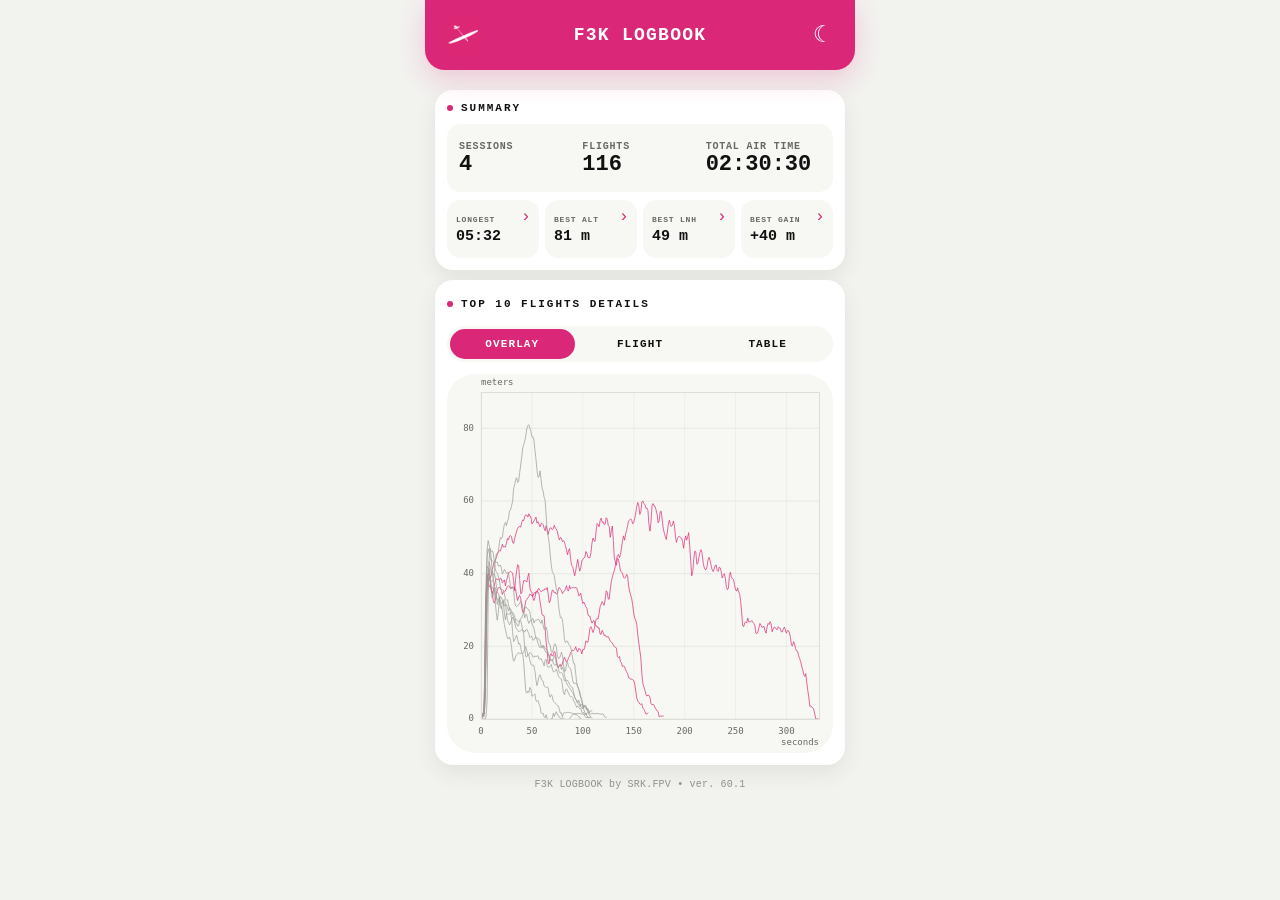
<file: index.html>
<!doctype html>
<html lang="pl">
<head>
<meta http-equiv="Cache-Control" content="no-cache, no-store, must-revalidate">
<meta http-equiv="Pragma" content="no-cache">
<meta http-equiv="Expires" content="0">
  <meta charset="utf-8" />
  <meta name="viewport" content="width=device-width,initial-scale=1,viewport-fit=cover,user-scalable=no" />
  <meta name="theme-color" content="#DB2777" />
  <meta name="apple-mobile-web-app-title" content="F3K LOGBOOK" />
  <meta name="apple-mobile-web-app-capable" content="yes" />
  <meta name="apple-mobile-web-app-status-bar-style" content="black-translucent" />
  <title>F3K Logbook</title>
  <link rel="manifest" href="manifest.json?v=f3k-v37-force-20260526" />
  <link rel="icon" href="favicon-32.png" sizes="32x32" type="image/png" />
  <link rel="apple-touch-icon" sizes="180x180" href="apple-touch-icon.png" />
  <link rel="stylesheet" href="style.css?v=60.0" />
</head>
<body>
  <main class="app">
    <header class="topbar">
      <div class="brand">
        <img class="mark" src="icon-192.png" alt="" />
        <h1>F3K LOGBOOK</h1>
      </div>
      <button id="themeBtn" class="iconBtn" aria-label="theme">◐</button>
    </header>
<section class="panel summaryPanel">
      <div class="sectionKicker">SUMMARY</div>
      <div class="infoLine" id="infoLine">
        <div><span>SESSIONS</span><b id="mSessions">0</b></div>
        <div><span>FLIGHTS</span><b id="mFlights">0</b></div>
        <div><span>TOTAL AIR TIME</span><b id="mTime">00:00:00</b></div>
      </div>
      <div class="recordGrid" id="recordGrid">
        <button class="recordCard" data-focus="longest"><span>LONGEST</span><b id="mLongest">00:00</b></button>
        <button class="recordCard" data-focus="maxAlt"><span>BEST ALT</span><b id="mMaxAlt">0 m</b></button>
        <button class="recordCard" data-focus="launch"><span>BEST LNH</span><b id="mLaunch">0 m</b></button>
        <button class="recordCard" data-focus="gain"><span>BEST GAIN</span><b id="mGain">0 m</b></button>
      </div>
    </section>

    <section class="panel detailsPanel">
      <div class="detailsHead">
        <div class="sectionKicker">TOP 10 FLIGHTS DETAILS</div>
        <div class="tabs dataTabs">
          <button id="sessionTab" class="tab active">OVERLAY</button>
          <button id="flightTab" class="tab">FLIGHT</button>
          <button id="tableTab" class="tab">TABLE</button>
        </div>
      </div>

      <section id="chartPanel" class="chartPanel">
        <div class="chartTop">
          <button id="prevFlightBtn" class="flightNav hidden" type="button" aria-label="previous flight">‹</button>
          <div class="chartTitle">
            <span id="chartLabel">ALL FLIGHTS</span>
            <small id="chartSub">SESSION OVERLAY</small>
          </div>
          <button id="nextFlightBtn" class="flightNav hidden" type="button" aria-label="next flight">›</button>
        </div>
        <div id="chartFrame" class="chartFrame">
          <button id="chartFitBtn" class="chartFitBtn" type="button" aria-label="fit chart to view">↘↗</button>
          <canvas id="chartCanvas"></canvas>
          <div id="loader" class="loader hidden"><i></i></div>
        </div>
      </section>

      <section id="tablePanel" class="tablePanel hidden">
<table>
          <thead>
              <tr>
                <th>#</th>
                <th>DATE</th>
                <th>TIME</th>
                <th class="durationCol">DUR</th>
                <th>ALT</th>
                <th>LNH</th>
                <th>GAIN</th>
              </tr>
            </thead>
          <tbody id="logRows"></tbody>
        </table>
      </section>
    </section>

    <footer class="footer"><span>F3K LOGBOOK by SRK.FPV • ver. 60.1</span></footer>
  </main>
  <script src="app.js?v=60.0"></script>
</body>
</html>
</file>
<file: style.css>
:root{--bg:#0f0f0f;--panel:#1b1b1b;--panel2:#141414;--panel3:#202020;--ink:#f2f2ef;--muted:#9b9b96;--line:#343430;--line2:#343430;--grid:#2c2c29;--accent:#DB2777;--accent2:#BE185D;--cell:#181818;--white:#fff;--mark:#eeeeea;--good:#DB2777;--baseChart:#8b8b85;--recordChart:#F472B6;--loadTrack:#2b2b28;--shadow:0 10px 26px rgba(0,0,0,.22)}
:root.light{--bg:#f2f2ef;--panel:#ffffff;--panel2:#f7f7f3;--panel3:#ededeb;--ink:#111111;--muted:#686864;--line:#deded9;--line2:#deded9;--grid:#e3e3de;--accent:#DB2777;--accent2:#BE185D;--cell:#ffffff;--white:#fff;--mark:#111;--good:#DB2777;--baseChart:#9a9a94;--recordChart:#DB2777;--loadTrack:#f7d9e8;--shadow:0 8px 22px rgba(0,0,0,.07)}
*{box-sizing:border-box}html,body{margin:0;min-height:100%;background:var(--bg);color:var(--ink);font-family:ui-monospace,SFMono-Regular,"SF Mono",Menlo,Monaco,Consolas,"Liberation Mono",monospace;-webkit-font-smoothing:antialiased;touch-action:manipulation}.app{width:min(430px,100vw);margin:0 auto;min-height:100dvh;padding:0 10px calc(12px + env(safe-area-inset-bottom));display:flex;flex-direction:column;gap:10px}button{font:inherit;color:inherit;background:none;border:0;border-radius:0;padding:0;-webkit-tap-highlight-color:transparent}.hidden{display:none!important}
.topbar{min-height:calc(70px + env(safe-area-inset-top));padding:calc(12px + env(safe-area-inset-top)) 16px 12px;margin:0 -10px 10px;border:0;background:var(--accent);display:flex;align-items:center;justify-content:space-between;border-radius:0 0 20px 20px;box-shadow:0 10px 26px rgba(219,39,119,.20);position:relative}.brand{position:static;display:flex;align-items:center;justify-content:center;width:100%;white-space:nowrap}.mark{position:absolute;left:18px;width:40px;height:40px;border-radius:10px}.brand h1{margin:0;font-size:18px;line-height:1;letter-spacing:.07em;font-weight:850;color:#fff}.iconBtn{position:absolute;right:16px;width:38px;height:38px;font-size:23px;color:#fff;display:flex;align-items:center;justify-content:center}.iconBtn:hover{color:#fff;opacity:.85}
.panel{border:0;background:var(--panel);padding:12px;border-radius:18px;box-shadow:var(--shadow)}.sectionKicker{display:flex;align-items:center;gap:8px;margin-bottom:10px;font-size:11px;font-weight:760;letter-spacing:.18em;color:var(--ink);text-transform:uppercase}.sectionKicker:before{content:"";width:6px;height:6px;background:var(--accent);border-radius:50%}.panelHead{width:100%;height:44px;display:flex;align-items:center;justify-content:space-between;text-align:left;border:0;background:var(--panel2);padding:0 12px;border-radius:14px}.panelHead b{display:block;font-size:11px;letter-spacing:.18em;color:var(--ink)}.panelHead em{display:block;margin-top:2px;font-style:normal;font-size:13px;letter-spacing:.07em;color:var(--accent);font-weight:900}.panelHead i{font-style:normal;color:var(--ink)}
.dateBody{padding-top:10px}.dateToolbar{display:flex;align-items:center;gap:7px;margin-bottom:9px}.chip{height:32px;padding:0 12px;border:0;background:var(--panel3);font-size:11px;font-weight:900;letter-spacing:.1em;color:var(--ink);border-radius:999px}.chip.active,.monthBtn.active,.tab.active,.day.sel{background:var(--accent)!important;color:var(--white)!important;box-shadow:none!important}.monthBtn.active small,.day.sel .cnt{color:var(--white)!important}.yearLabel{margin-left:auto;font-size:12px;font-weight:900;letter-spacing:.16em;color:var(--ink)}.monthGrid{display:grid;grid-template-columns:repeat(4,1fr);gap:6px}.monthBtn{height:36px;border:0;background:var(--panel2);color:var(--muted);font-size:11px;font-weight:900;letter-spacing:.08em;border-radius:12px}.monthBtn.has{box-shadow:inset 0 0 0 1px var(--line);color:var(--ink)}.monthBtn small{font-size:9px;color:inherit}.calendarWrap{margin-top:10px;border-top:1px solid var(--grid);padding-top:9px}.monthLabel{font-size:12px;font-weight:900;letter-spacing:.14em;color:var(--ink);margin-bottom:8px}.weekdays,.calendar{display:grid;grid-template-columns:repeat(7,1fr);gap:3px}.weekdays span{font-size:8px;letter-spacing:.06em;text-align:center;color:var(--muted)}.day{height:31px;border:0;background:var(--panel2);color:var(--muted);font-size:12px;border-radius:10px}.day.has{box-shadow:inset 0 0 0 1px var(--line);color:var(--ink);font-weight:800}.day.disabled{opacity:.32}.day .cnt{font-size:8px;margin-left:2px;color:var(--accent)}
.infoLine{display:grid;grid-template-columns:1fr 1fr;gap:8px;border:0;background:var(--panel2);padding:10px 12px;margin-bottom:8px;border-radius:14px;align-items:center}.infoLine div{min-height:48px;display:flex;flex-direction:column;justify-content:center}.infoLine span{font-size:10px;letter-spacing:.14em;color:var(--muted);font-weight:900}.infoLine b{display:block;margin-top:2px;font-size:22px;line-height:1;font-weight:900}.recordGrid{display:grid;grid-template-columns:repeat(4,1fr);gap:6px}.recordCard{height:58px;text-align:left;border:0;background:var(--panel2);padding:8px 9px 6px;position:relative;border-radius:14px}.recordCard:after{content:"›";position:absolute;right:8px;top:8px;color:var(--accent);font-size:17px;line-height:1}.recordCard span{display:block;font-size:8px;font-weight:900;letter-spacing:.1em;color:var(--muted)}.recordCard b{display:block;margin-top:4px;font-size:15px;line-height:1.2;white-space:nowrap;color:var(--ink)}.recordCard.active{box-shadow:inset 0 0 0 1.5px var(--accent);background:color-mix(in srgb,var(--accent) 10%,var(--panel2))}
.detailsHead{display:flex;align-items:start;justify-content:space-between;gap:10px}.tabs{display:grid;grid-template-columns:1fr 1fr;background:var(--panel2);border-radius:999px;padding:3px;gap:3px}.tab{height:30px;min-width:66px;padding:0 11px;font-size:11px;font-weight:900;letter-spacing:.1em;color:var(--ink);border-radius:999px}
.dataTabs{grid-template-columns:repeat(3,1fr);width:100%;max-width:none}.detailsHead{flex-direction:column;align-items:stretch}.chartTitle{flex:1;display:flex;flex-direction:column;align-items:center;justify-content:center;min-width:0}.chartTitle span{font-size:11px;font-weight:900;letter-spacing:.1em;color:var(--ink);text-transform:uppercase;overflow:hidden;text-overflow:ellipsis;white-space:nowrap;max-width:100%}.chartTitle small{display:block;margin-top:2px;font-size:9px;font-weight:850;letter-spacing:.08em;color:var(--muted);text-transform:uppercase}.flightNav{width:30px;height:30px;border-radius:999px;background:var(--panel3);font-size:22px;line-height:1;display:flex;align-items:center;justify-content:center}.flightNav:active{background:var(--accent);color:#fff}.selectedRow{background:color-mix(in srgb,var(--accent) 8%,transparent)}
.chartPanel,.tablePanel{margin-top:10px}.chartTop{height:30px;display:flex;align-items:center;gap:8px;margin-bottom:8px}.chartTop>span{font-size:11px;font-weight:900;letter-spacing:.1em;color:var(--muted);text-transform:uppercase;overflow:hidden;text-overflow:ellipsis;white-space:nowrap;flex:1}.chartFrame,.tablePanel{height:38dvh;min-height:238px;border:0;background:var(--panel2);border-radius:16px}.chartFrame{position:relative;overflow:hidden;touch-action:none}canvas{width:100%;height:100%;display:block}.chartFitBtn{position:absolute;z-index:3;right:8px;top:8px;width:32px;height:32px;border-radius:999px;background:var(--panel);color:var(--muted);font-size:13px;font-weight:900;letter-spacing:-.08em;display:flex;align-items:center;justify-content:center;opacity:.34;pointer-events:none;box-shadow:0 4px 12px rgba(0,0,0,.08)}.chartFitBtn.active{opacity:1;color:#fff;background:var(--accent);pointer-events:auto}.chartFitBtn:active{transform:scale(.96)}.fitBtn{height:30px;min-width:54px;border:0;background:var(--panel3);color:var(--ink);font-size:11px;font-weight:900;letter-spacing:.12em;border-radius:999px}.fitBtn:active{background:var(--accent);border-color:var(--accent);color:#fff}.fitBtn:disabled{opacity:.32;color:var(--muted)}.loader{position:absolute;left:0;right:0;top:0;height:3px;background:var(--loadTrack);overflow:hidden}.loader i{display:block;width:38%;height:100%;background:var(--accent);animation:load 1s linear infinite}.miniLoader{height:3px;background:var(--loadTrack);overflow:hidden;margin-top:8px;border:0;border-radius:99px}.miniLoader i{display:block;width:38%;height:100%;background:var(--accent);animation:load 1s linear infinite}.loadingText{opacity:.35}.infoLine.loadingState b,.recordGrid.loadingState b{color:transparent;text-shadow:none}.infoLine.loadingState,.recordGrid.loadingState{position:relative}.infoLine.loadingState:after,.recordGrid.loadingState:after{content:"";position:absolute;left:10px;right:10px;top:50%;height:3px;background:var(--loadTrack);overflow:hidden}.infoLine.loadingState:before,.recordGrid.loadingState:before{content:"";position:absolute;z-index:1;left:10px;top:50%;width:38%;height:3px;background:var(--accent);animation:load 1s linear infinite}@keyframes load{from{transform:translateX(-100%)}to{transform:translateX(270%)}}
.tablePanel{overflow:auto;margin-top:14px;padding:0}table{width:100%;border-collapse:collapse;table-layout:fixed;font-size:12px}thead th{position:sticky;top:0;z-index:2;background:var(--panel3);color:var(--ink);font-size:10px;letter-spacing:.08em;text-transform:uppercase;font-weight:760;border-bottom:1px solid var(--line2);padding:10px 4px;text-align:center;vertical-align:middle;width:16.666%}thead th:first-child,thead th:nth-child(2){text-align:center}tbody td{border-bottom:1px solid var(--grid);padding:9px 4px;text-align:center;vertical-align:middle;white-space:nowrap;color:var(--ink);font-weight:520;width:16.666%}tbody td:first-child,tbody td:nth-child(2){text-align:center;color:var(--muted);font-weight:520}.sortable{cursor:pointer}.sortable.sorted:after{content:attr(data-arrow);font-size:8px;margin-left:3px;color:var(--accent)}tr:active{background:rgba(219,39,119,.10)}.top1{color:var(--accent)!important;font-weight:860}.top2{color:color-mix(in srgb,var(--accent) 86%,var(--ink))!important;font-weight:800}.top3{color:color-mix(in srgb,var(--accent) 72%,var(--ink))!important;font-weight:740}.top4{color:color-mix(in srgb,var(--accent) 58%,var(--ink))!important;font-weight:680}.top5{color:color-mix(in srgb,var(--accent) 44%,var(--ink))!important;font-weight:620}.footer{text-align:center;font-size:10px;font-weight:480;letter-spacing:.08em;color:var(--muted);padding:4px 0 0;opacity:.82}
@media (max-width:380px){.app{padding-left:8px;padding-right:8px}.brand h1{font-size:16px}.recordCard b{font-size:13px}.chartFrame,.tablePanel{min-height:224px}table{font-size:11px}tbody td,thead th{padding-left:3px;padding-right:3px}.recordGrid{gap:4px}.recordCard{padding:6px}}

@media (orientation:landscape) and (max-height:520px){
  .app{width:min(900px,100vw);padding-left:max(12px,env(safe-area-inset-left));padding-right:max(12px,env(safe-area-inset-right));gap:8px}
  .topbar{min-height:56px;padding:10px 16px;margin-left:calc(-1 * max(12px,env(safe-area-inset-left)));margin-right:calc(-1 * max(12px,env(safe-area-inset-right)));border-radius:0 0 18px 18px}
  .mark{width:34px;height:34px;left:18px}.brand h1{font-size:16px}.iconBtn{height:34px;width:34px;font-size:21px}
  .panel{padding:10px;border-radius:16px}.sectionKicker{margin-bottom:8px}
  .dateBody{max-height:42dvh;overflow:auto}.monthGrid{grid-template-columns:repeat(6,1fr)}
  .infoLine{min-height:56px;margin-bottom:6px;padding:8px 12px}.infoLine div{min-height:40px}.infoLine b{font-size:20px}
  .recordCard{height:50px;padding:7px 9px 5px}.recordCard b{font-size:14px;margin-top:3px}
  .chartFrame,.tablePanel{height:58dvh;min-height:190px}.chartPanel,.tablePanel{margin-top:8px}
  .chartTop{height:28px;margin-bottom:6px}.tab,.flightNav{height:28px}
  tbody td{padding:7px 4px}thead th{padding:8px 4px}
}

.footer{display:flex;flex-direction:column;align-items:center;justify-content:center;gap:5px;font-weight:500;letter-spacing:.02em;opacity:.7;padding-bottom:calc(18px + env(safe-area-inset-bottom));}
.footer a{color:var(--accent);text-decoration:none;font-size:10px;font-weight:700;letter-spacing:.12em;}
.footer span{font-size:10px;font-weight:500;}
.footer em{font-style:normal;font-size:10px;font-weight:300;opacity:.55;}

/* v21 date selector rebuild */
.presetToolbar{display:grid;grid-template-columns:repeat(3,1fr);gap:8px;margin-bottom:12px}
.presetToolbar .chip{height:38px;font-size:12px;border-radius:16px}
.monthGrid{display:none!important}
.calendarWrap{display:block;margin-top:0;border-top:1px solid var(--grid);padding-top:12px}
.monthNav{display:grid;grid-template-columns:44px 1fr 44px;align-items:center;margin-bottom:12px}
.monthArrow{width:38px;height:38px;border-radius:14px;background:var(--panel2);font-size:24px;line-height:1;color:var(--ink);display:flex;align-items:center;justify-content:center}
.monthArrow:active{background:var(--accent);color:#fff}
.monthLabel{text-align:center;margin:0;font-size:15px;font-weight:900;letter-spacing:.16em;color:var(--ink)}
.weekdays{gap:5px;margin-bottom:6px}.weekdays span{font-size:10px;font-weight:800;letter-spacing:.08em;color:var(--muted)}
.calendar{gap:6px}.day{height:42px;border-radius:14px;font-size:15px;color:color-mix(in srgb,var(--muted) 70%,var(--panel));background:var(--panel2);position:relative}.day.spacer{background:transparent;pointer-events:none}.day.has{color:var(--ink);font-weight:900;box-shadow:inset 0 0 0 1px var(--line)}.day.sel{background:var(--accent)!important;color:#fff!important}.day.today:not(.sel){box-shadow:inset 0 0 0 2px var(--accent);color:var(--accent);font-weight:900}.day.today.has:not(.sel){background:color-mix(in srgb,var(--accent) 8%,var(--panel2))}.day .cnt{font-size:10px;margin-left:3px;font-weight:900;color:var(--accent)}
.panelHead{height:58px}.panelHead em{font-size:20px;letter-spacing:.06em;margin-top:4px}.datePanel{padding:14px}
@media (max-width:380px){.calendar{gap:4px}.day{height:36px;font-size:13px}.monthNav{grid-template-columns:38px 1fr 38px}.monthArrow{width:34px;height:34px}.monthLabel{font-size:13px}.panelHead em{font-size:17px}.presetToolbar .chip{height:34px;font-size:11px}}

/* v22 UX calendar refinements */
.datePanel .sectionKicker{margin-bottom:10px}
.datePanel .panelHead{height:52px;background:var(--panel2);padding:0 14px}
.datePanel .panelHead em{font-size:15px;line-height:1.1;letter-spacing:.05em;color:var(--accent);font-weight:900;text-transform:uppercase;margin:0}
.presetToolbar{display:grid;grid-template-columns:1.35fr 1fr .8fr;gap:6px;margin:10px 0 12px}
.presetToolbar .periodTab{height:30px;min-width:0;padding:0 8px;font-size:10px;letter-spacing:.07em;background:var(--panel2);color:var(--ink);border-radius:999px;display:flex;align-items:center;justify-content:center;white-space:nowrap}
.presetToolbar .periodTab.active{background:var(--accent)!important;color:#fff!important}
.day.inRange{background:color-mix(in srgb,var(--accent) 15%,var(--panel2));color:var(--ink)}
.day.rangeEdge{background:var(--accent)!important;color:#fff!important}
.day.rangeEdge .cnt{color:#fff!important}
@media (max-width:380px){.presetToolbar .periodTab{font-size:9px;padding:0 6px}.datePanel .panelHead em{font-size:14px}}

/* v25 chart UX refinements */
.chartFitBtn{display:none!important}

/* v26 Flights Data UX */
.dataTabs{
  width:100%;
  align-self:stretch;
}
.detailsPanel{
  min-height:calc(38dvh + 128px);
}
.tablePanel{
  height:calc(38dvh + 52px);
  min-height:290px;
  position:relative;
}
.tablePanel::after{
  content:"";
  position:sticky;
  display:block;
  left:0;
  right:0;
  bottom:0;
  height:28px;
  margin-top:-28px;
  pointer-events:none;
  background:linear-gradient(to bottom, rgba(255,255,255,0), var(--panel2) 82%);
  opacity:.95;
  transition:opacity .16s ease;
}
.tablePanel.atBottom::after{
  opacity:0;
}
:root:not(.light) .tablePanel::after{
  background:linear-gradient(to bottom, rgba(20,20,20,0), var(--panel2) 82%);
}
tbody tr{
  cursor:pointer;
}
tbody td:last-child{
  position:relative;
  padding-right:18px;
}
.rowChevron{
  position:absolute;
  right:5px;
  top:50%;
  transform:translateY(-50%);
  font-style:normal;
  font-size:16px;
  line-height:1;
  color:var(--muted);
  opacity:.42;
}
tbody tr:active .rowChevron,
tbody tr.selectedRow .rowChevron{
  color:var(--accent);
  opacity:.9;
}
.sortable.sorted:after{
  font-size:9px;
  margin-left:4px;
}
@media (orientation:landscape) and (max-height:520px){
  .detailsPanel{min-height:360px}
  .tablePanel{height:270px;min-height:270px}
}

/* v27 requested refinements */
#flightTab,
button[data-tab="flight"],
button[data-mode="flight"]{
  text-transform: uppercase;
}

/* Equalize Flights Data height: table slightly lower than v26 */
.detailsPanel{
  min-height:calc(38dvh + 104px) !important;
}
.tablePanel{
  height:calc(38dvh + 24px) !important;
  min-height:262px !important;
}

/* Summary: smaller top values and tighter vertical rhythm */
.summaryTotal,
.summary-totals,
.summaryInfo,
.totalStats,
.summary .totals,
.summaryTotals{
  padding-top:8px !important;
  padding-bottom:8px !important;
}
.summaryTotal .value,
.summary-totals .value,
.summaryInfo .value,
.totalStats .value,
.summary .totals .value,
.summaryTotals .value,
[data-summary-total] .value{
  font-size:clamp(20px, 5.4vw, 30px) !important;
  line-height:1.02 !important;
}
.summaryTotal .label,
.summary-totals .label,
.summaryInfo .label,
.totalStats .label,
.summary .totals .label,
.summaryTotals .label{
  font-size:10px !important;
}

/* Marker bubbles: thinner outline */
.chartBubble,
.chart-bubble,
.markerBubble,
.marker-bubble,
.maxAltBubble,
.durationBubble{
  border-width:1px !important;
  box-shadow:0 4px 12px rgba(0,0,0,.08) !important;
}

/* Hide marker bubbles while panning so they do not stick to chart edge */
.chart-panning .chartBubble,
.chart-panning .chart-bubble,
.chart-panning .markerBubble,
.chart-panning .marker-bubble,
.chart-panning .maxAltBubble,
.chart-panning .durationBubble{
  opacity:0 !important;
  transition:opacity .08s ease !important;
}

/* Ensure marker/dot positions are allowed to move with graph layer, not clamped visually */
.chartMarker,
.chart-marker,
.maxAltMarker,
.durationMarker{
  overflow:visible !important;
  pointer-events:none !important;
}

/* Footer/import copy */
.footer,
.appFooter,
.version{
  font-weight:300 !important;
}

/* v28 max marker fixed */
.chartBubble,
.chart-bubble,
.markerBubble,
.marker-bubble,
.maxAltBubble,
.durationBubble{
  border-width:1px !important;
}

/* v29 stable max marker */
.chartBubble,
.chart-bubble,
.markerBubble,
.marker-bubble,
.maxAltBubble,
.durationBubble{
  border-width:1px !important;
}

/* v30 select/session picker */
.presetToolbar{
  grid-template-columns:repeat(4,1fr);
}
#calendarWrap.hidden{
  display:none !important;
}
.summaryPanel .infoLine span{
  letter-spacing:.08em;
}

/* v31 select fixes */
.presetToolbar{
  display:grid !important;
  grid-template-columns:repeat(4,minmax(0,1fr)) !important;
  gap:6px !important;
  width:100% !important;
}
.presetToolbar .tab,
.periodTab{
  min-width:0 !important;
  width:100% !important;
  white-space:nowrap !important;
  padding-left:6px !important;
  padding-right:6px !important;
  font-size:10px !important;
  letter-spacing:.04em !important;
}
#calendarWrap.hidden,
.calendarWrap.hidden{
  display:none !important;
}

/* v32 cosmetic refinements */

/* Select section: about 12% tighter vertically */
.datePanel{
  padding-top:calc(var(--panel-pad, 14px) * .88) !important;
  padding-bottom:calc(var(--panel-pad, 14px) * .88) !important;
}
.datePanel .panelHead{
  min-height:calc(48px * .88) !important;
  padding-top:8px !important;
  padding-bottom:8px !important;
}
.dateBody{
  padding-top:8px !important;
}
.calendarWrap{
  margin-top:8px !important;
}
.monthNav{
  margin-bottom:6px !important;
}
.calendar{
  gap:4px !important;
}
.day{
  min-height:34px !important;
}

/* Select preset buttons match Flight Details segmented buttons */
.presetToolbar .tab,
.periodTab{
  height:32px !important;
  min-height:32px !important;
  padding:0 8px !important;
  border-radius:999px !important;
  font-size:10px !important;
  line-height:32px !important;
  font-weight:700 !important;
  letter-spacing:.045em !important;
}

/* Reduce empty scroll space below footer/version by about half */
.app{
  padding-bottom:calc(env(safe-area-inset-bottom, 0px) + 18px) !important;
}
footer,
.footer,
.appFooter{
  margin-bottom:6px !important;
  padding-bottom:6px !important;
}
.version{
  margin-bottom:0 !important;
  padding-bottom:0 !important;
}

}

}

/* v35 footer spacing cleanup */
.app{
  padding-bottom:calc(env(safe-area-inset-bottom, 0px) + 8px) !important;
}
footer,
.footer,
.appFooter{
  margin-bottom:2px !important;
  padding-bottom:2px !important;
}
.version{
  margin-top:2px !important;
  margin-bottom:0 !important;
  padding-bottom:0 !important;
}

/* v37 force refresh / footer cleanup */
.footer a[href*="upload"],
.appFooter a[href*="upload"],
a[href="upload.html"] {
  display:none !important;
}
.logStatus {
  text-align:center;
  font-size:9px !important;
  line-height:1.2;
  font-weight:300;
  letter-spacing:.04em;
  color:var(--muted);
  opacity:.62 !important;
  margin-top:1px;
  margin-bottom:0;
}
.app {
  padding-bottom:calc(env(safe-area-inset-bottom, 0px) + 4px) !important;
}
footer,
.footer,
.appFooter {
  margin-bottom:0 !important;
  padding-bottom:0 !important;
}


/* v38 */
.logStatus{
  opacity:.72 !important;
}

/* v39.1: blur loader removed, chart animation fragments removed */

/* v46 Top 10 lightweight mode */
.datePanel{display:none!important;}
.recordGrid{grid-template-columns:repeat(4,minmax(0,1fr)) !important;}
.recordCard span{white-space:nowrap;}
.tablePanel{height:auto !important;min-height:0 !important;max-height:none !important;overflow:visible !important;}
.tablePanel::after{display:none!important;}
.tablePanel table{table-layout:fixed;width:100%;}
.tablePanel th,.tablePanel td{text-align:center;}
.tablePanel th{cursor:default !important;}
.rankDot{display:inline-block;width:7px;height:7px;border-radius:50%;margin-right:5px;vertical-align:1px;opacity:.95;}
.rank1 .rankDot{background:#C9A227;}
.rank2 .rankDot{background:#A8A8A8;}
.rank3 .rankDot{background:#B07A3A;}
.rank1 td:first-child{font-weight:760;}
.rank2 td:first-child,.rank3 td:first-child{font-weight:700;}

.dataTabs{grid-template-columns:repeat(3,1fr) !important;}

/* v47 fixes */
.infoLine{
  grid-template-columns:repeat(3,minmax(0,1fr)) !important;
}
#flightTab{
  display:block !important;
}
.dataTabs{
  grid-template-columns:repeat(3,minmax(0,1fr)) !important;
}

/* v48 table and top/best fixes */
.tableTitle{
  text-align:center;
  font-size:11px;
  font-weight:800;
  letter-spacing:.09em;
  color:var(--text);
  margin:2px 0 10px;
}
.tablePanel th.durationCol,
.tablePanel td.durationCell{
  color:var(--accent);
  font-weight:800;
}
.rankBadge{
  display:inline-grid;
  place-items:center;
  min-width:18px;
  height:18px;
  border-radius:999px;
  font-size:10px;
  font-weight:850;
  background:color-mix(in srgb, var(--muted) 16%, transparent);
  color:var(--text);
}
.rank1{
  background:linear-gradient(90deg, rgba(201,162,39,.18), transparent 75%);
}
.rank2{
  background:linear-gradient(90deg, rgba(168,168,168,.16), transparent 75%);
}
.rank3{
  background:linear-gradient(90deg, rgba(176,122,58,.16), transparent 75%);
}
.rank1 .rankBadge{background:#C9A227;color:#fff;}
.rank2 .rankBadge{background:#A8A8A8;color:#fff;}
.rank3 .rankBadge{background:#B07A3A;color:#fff;}
.chartTitle small:empty{
  display:none;
}

/* v49 load/status fix */
.footer{
  gap:6px;
  flex-wrap:wrap;
}
.logStatus{
  display:block;
  width:100%;
  text-align:center;
  font-size:9px;
  line-height:1.2;
  font-weight:300;
  letter-spacing:.04em;
  color:var(--muted);
  opacity:.62;
}

/* v50 parser + table UX */
.rankBadge,
.rankDot{
  display:none !important;
}
.tablePanel th.durationCol,
.tablePanel td.durationCell{
  color:var(--accent);
  font-weight:850;
  background:color-mix(in srgb, var(--accent) 7%, transparent);
}
.rankNum{
  font-weight:850;
  color:var(--muted);
}
.rank1{
  background:linear-gradient(90deg, color-mix(in srgb, var(--accent) 18%, transparent), color-mix(in srgb, var(--accent) 5%, transparent) 70%, transparent) !important;
}
.rank2{
  background:linear-gradient(90deg, color-mix(in srgb, var(--accent) 12%, transparent), color-mix(in srgb, var(--accent) 4%, transparent) 70%, transparent) !important;
}
.rank3{
  background:linear-gradient(90deg, color-mix(in srgb, var(--accent) 8%, transparent), color-mix(in srgb, var(--accent) 3%, transparent) 70%, transparent) !important;
}
.rank1 .rankNum{
  color:var(--accent);
}
.rank2 .rankNum,
.rank3 .rankNum{
  color:color-mix(in srgb, var(--accent) 72%, var(--text));
}
.tableTitle{
  text-align:center;
  font-size:11px;
  font-weight:800;
  letter-spacing:.09em;
  color:var(--text);
  margin:2px 0 10px;
}
.chartTitle small:empty{
  display:none;
}

/* v51 robust log load */

/* v52 top 10 details polish */
.chartTop{
  min-height:0 !important;
  margin-bottom:0 !important;
}
.chartTitle span:empty,
.chartTitle small:empty{
  display:none !important;
}
.chartTitle:has(span:empty):has(small:empty){
  display:none !important;
}
.chartFrame{
  min-height:360px;
}
.tableTitle{
  display:none !important;
}
.tablePanel th.durationCol,
.tablePanel td.durationCell{
  color:var(--accent);
  font-weight:850;
  background:color-mix(in srgb, var(--accent) 6%, transparent);
}
.timeCell{
  color:var(--muted) !important;
}
.rank1,
.rank2,
.rank3{
  background:transparent !important;
}
.rankNum{
  font-weight:700 !important;
  color:var(--text) !important;
}
.rankStar{
  width:18px;
  text-align:center !important;
  font-size:12px;
  letter-spacing:0;
}
.rank1 .rankStar{color:#C9A227;}
.rank2 .rankStar{color:#A8A8A8;}
.rank3 .rankStar{color:#B07A3A;}
.rankBadge,
.rankDot{
  display:none !important;
}

/* v53 table/chart spacing refinements */
.detailsHead{
  margin-bottom:14px !important;
}
.detailsHead .sectionKicker{
  margin-bottom:12px !important;
}
.dataTabs{
  margin-top:0 !important;
  margin-bottom:14px !important;
}
.chartPanel{
  padding-top:0 !important;
}
.chartTop{
  padding-top:10px !important;
  padding-bottom:10px !important;
  margin-bottom:14px !important;
}
.chartTitle span:empty,
.chartTitle small:empty{
  display:none !important;
}
.chartTitle:has(span:empty):has(small:empty){
  display:none !important;
}
.chartTop:has(.chartTitle span:empty):has(.chartTitle small:empty){
  min-height:0 !important;
  height:0 !important;
  padding-top:0 !important;
  padding-bottom:0 !important;
  margin-bottom:14px !important;
}
.chartFrame{
  border-radius:28px !important;
  overflow:hidden !important;
  min-height:360px;
}
#chartCanvas{
  border-radius:28px !important;
  display:block;
}
.tablePanel{
  padding-top:0 !important;
}
.tablePanel table{
  width:100% !important;
  table-layout:fixed !important;
  border-collapse:separate !important;
  border-spacing:0 !important;
}
.tablePanel th,
.tablePanel td{
  text-align:center !important;
  padding-left:0 !important;
  padding-right:0 !important;
}
.tablePanel th:nth-child(1),
.tablePanel td:nth-child(1){width:10%;}
.tablePanel th:nth-child(2),
.tablePanel td:nth-child(2){width:16%;}
.tablePanel th:nth-child(3),
.tablePanel td:nth-child(3){width:16%;}
.tablePanel th:nth-child(4),
.tablePanel td:nth-child(4){width:18%;}
.tablePanel th:nth-child(5),
.tablePanel td:nth-child(5){width:13%;}
.tablePanel th:nth-child(6),
.tablePanel td:nth-child(6){width:13%;}
.tablePanel th:nth-child(7),
.tablePanel td:nth-child(7){width:14%;}
.tablePanel tbody tr:last-child td{
  border-bottom:none !important;
}
.rankStar{
  display:none !important;
}
.rankNum{
  font-weight:700 !important;
  color:var(--text) !important;
}
.rank1,
.rank2,
.rank3{
  background:transparent !important;
}
.timeCell{
  color:var(--muted) !important;
}

/* v54 three requested fixes */
.chartTop.overlayHidden{
  display:none !important;
  height:0 !important;
  min-height:0 !important;
  margin:0 !important;
  padding:0 !important;
}
.chartPanel{
  padding-top:0 !important;
}
.dataTabs{
  margin-bottom:14px !important;
}
.tablePanel table{
  border-collapse:separate !important;
  border-spacing:0 !important;
  overflow:hidden;
  border-radius:22px 22px 0 0;
}
.tablePanel thead th:first-child{
  border-top-left-radius:22px !important;
}
.tablePanel thead th:last-child{
  border-top-right-radius:22px !important;
}
.tablePanel thead th{
  overflow:hidden;
}

/* v55 compact top 10 details vertical rhythm */
.detailsPanel{
  padding-top:22px !important;
}
.detailsHead{
  margin-bottom:10px !important;
}
.detailsHead .sectionKicker{
  margin-bottom:8px !important;
}
.dataTabs{
  margin-top:0 !important;
  margin-bottom:8px !important;
}
.chartPanel{
  padding-top:0 !important;
  margin-top:0 !important;
}
.chartTop{
  padding-top:4px !important;
  padding-bottom:8px !important;
  margin-top:0 !important;
  margin-bottom:8px !important;
}
.chartTop.overlayHidden{
  margin:0 !important;
  padding:0 !important;
}
.chartFrame{
  margin-top:0 !important;
}
.tablePanel{
  padding-top:0 !important;
  margin-top:0 !important;
}
.tablePanel table{
  margin-top:0 !important;
}

/* v56 match summary spacing */
.detailsPanel{
  padding-top:18px !important;
}
.detailsHead{
  margin-bottom:6px !important;
}
.detailsHead .sectionKicker{
  margin-bottom:6px !important;
}
.dataTabs{
  margin-top:0 !important;
  margin-bottom:6px !important;
}
.chartPanel,
.tablePanel{
  margin-top:0 !important;
  padding-top:0 !important;
}
.chartTop{
  padding-top:2px !important;
  padding-bottom:6px !important;
  margin-top:0 !important;
  margin-bottom:6px !important;
}
.chartTop.overlayHidden{
  margin:0 !important;
  padding:0 !important;
}
.chartFrame{
  margin-top:0 !important;
}

/* v57 pressed states */
.tablePanel tr.selectedRow{
  background:transparent !important;
}
.tablePanel tbody tr.isPressed{
  background:color-mix(in srgb, var(--accent) 10%, transparent) !important;
  transform:scale(.995);
}
.flightNav.isPressed{
  background:color-mix(in srgb, var(--accent) 14%, var(--chip)) !important;
  transform:scale(.96);
}
.flightNav,
.tablePanel tbody tr{
  transition:background .12s ease, transform .12s ease, opacity .12s ease;
}

/* v58 arrow pressed pink */
.flightNav.isPressed{
  background:color-mix(in srgb, var(--accent) 18%, transparent) !important;
  color:var(--accent) !important;
  border-color:color-mix(in srgb, var(--accent) 35%, transparent) !important;
  transform:scale(.96);
}
.flightNav.isPressed svg,
.flightNav.isPressed path{
  color:var(--accent) !important;
  stroke:var(--accent) !important;
  fill:var(--accent) !important;
}

/* v58.1 fixed TOP 10 details height: table view is the reference */
.detailsPanel{
  min-height:0 !important;
}
.detailsPanel #chartPanel{
  height:361px !important;
}
.detailsPanel .chartFrame{
  height:361px !important;
  min-height:0 !important;
}
.detailsPanel .chartTop:not(.overlayHidden) + .chartFrame{
  height:325px !important;
  min-height:0 !important;
}
.detailsPanel .tablePanel{
  min-height:0 !important;
}

/* v60 TOP 10 fixed equal height with full 10-row TABLE visibility */
.detailsPanel{
  min-height:503px !important;
}
.detailsPanel #chartPanel,
.detailsPanel .tablePanel{
  height:397px !important;
  min-height:397px !important;
  max-height:397px !important;
}
.detailsPanel .chartFrame{
  height:397px !important;
  min-height:397px !important;
  max-height:397px !important;
}
.detailsPanel .chartTop:not(.overlayHidden) + .chartFrame{
  height:361px !important;
  min-height:361px !important;
  max-height:361px !important;
}
.detailsPanel .tablePanel{
  overflow:hidden !important;
}

/* v60 footer version */
.footer span{font-size:10px !important;}

/* v60.1 balanced TOP 10 table height: full row 10, no extra empty bottom */
.detailsPanel{
  min-height:485px !important;
}
.detailsPanel #chartPanel,
.detailsPanel .tablePanel{
  height:379px !important;
  min-height:379px !important;
  max-height:379px !important;
}
.detailsPanel .chartFrame{
  height:379px !important;
  min-height:379px !important;
  max-height:379px !important;
}
.detailsPanel .chartTop:not(.overlayHidden) + .chartFrame{
  height:343px !important;
  min-height:343px !important;
  max-height:343px !important;
}
.detailsPanel .tablePanel{
  overflow:hidden !important;
}
</file>
